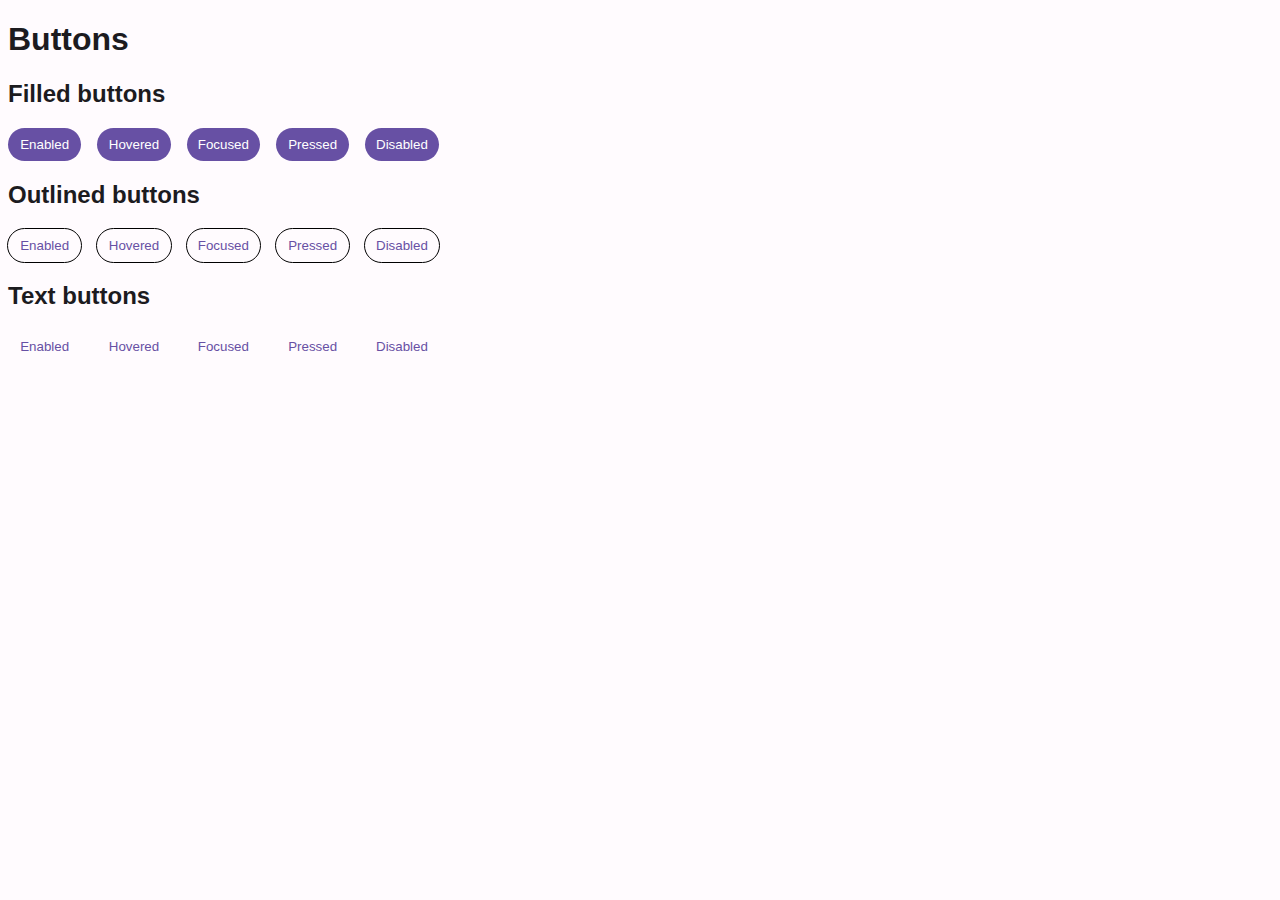
<file: components/Buttons/index.html>
<!DOCTYPE html>
<html lang="en">
<head>
    <meta charset="UTF-8">
    <meta http-equiv="X-UA-Compatible" content="IE=edge">
    <meta name="viewport" content="width=device-width, initial-scale=1.0">
    <link rel="stylesheet" href="buttons.css">
    <title>Buttons</title>
</head>
<body class="background">
    <h1>Buttons</h1>
    <section>
        <h2>Filled buttons</h2>
        <ul class="bt-list filled-btn">
            <li><button class="btn filled enabled">Enabled</button></li>
            <li><button class="btn filled hovered">Hovered</button></li>
            <li><button class="btn filled focused">Focused</button></li>
            <li><button class="btn filled pressed">Pressed</button></li>
            <li><button class="btn filled disabled">Disabled</button></li>
        </ul>
    </section>

    <section>
        <h2>Outlined buttons</h2>
        <ul class="bt-list outlined-btn">
            <li><button class="btn outline enabled">Enabled</button></li>
            <li><button class="btn outline hovered">Hovered</button></li>
            <li><button class="btn outline focused">Focused</button></li>
            <li><button class="btn outline pressed">Pressed</button></li>
            <li><button class="btn outline disabled">Disabled</button></li>
        </ul>
    </section>

    <section>
        <h2>Text buttons</h2>
        <ul class="bt-list text-btn">
            <li><button class="text enabled btn">Enabled</button></li>
            <li><button class="text hovered btn">Hovered</button></li>
            <li><button class="text focused btn">Focused</button></li>
            <li><button class="text pressed btn">Pressed</button></li>
            <li><button class="text disabled btn">Disabled</button></li>
        </ul>
    </section>
</body>
</html>
</file>
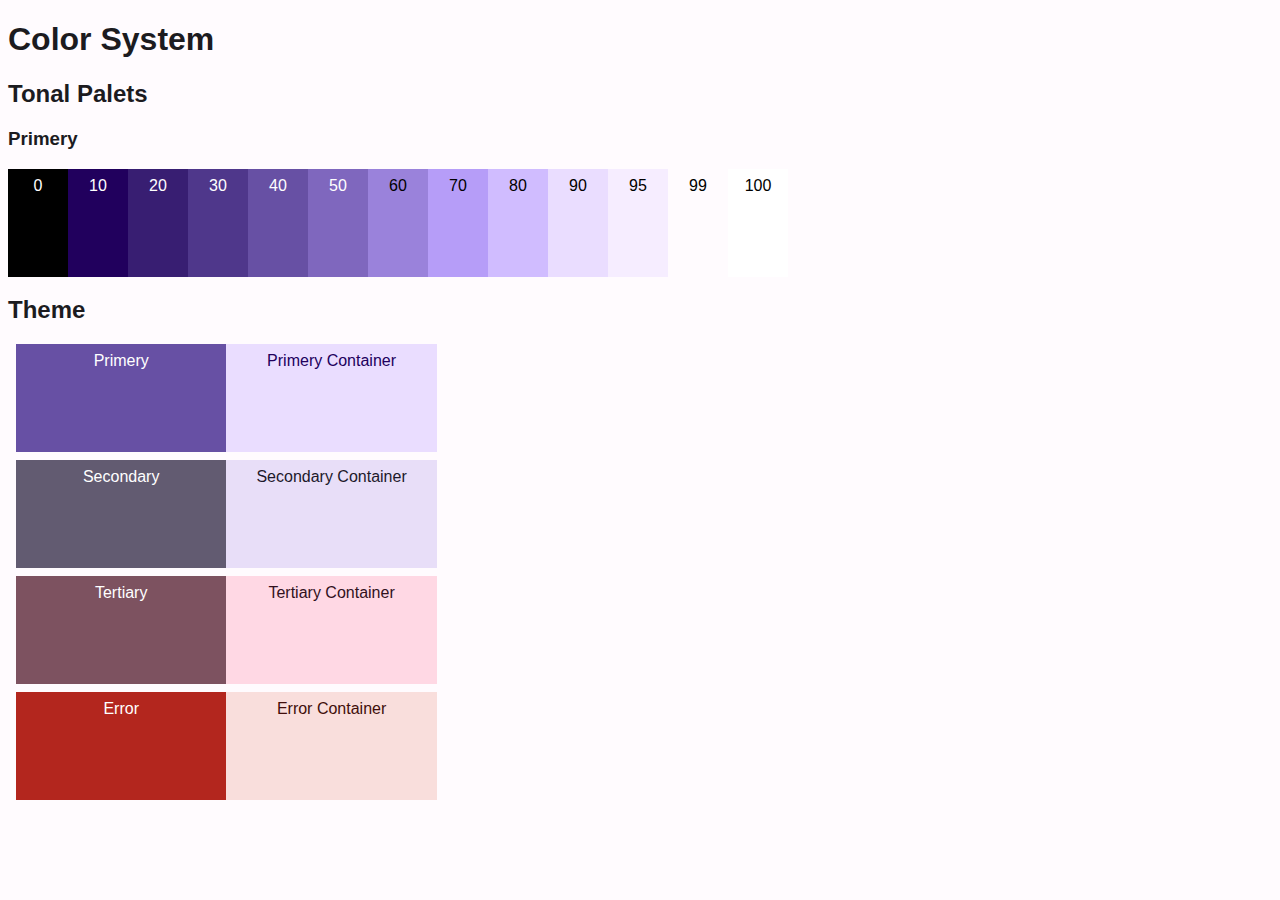
<file: styles/colors/index.html>
<!DOCTYPE html>
<html lang="en">
<head>
    <meta charset="UTF-8">
    <meta http-equiv="X-UA-Compatible" content="IE=edge">
    <meta name="viewport" content="width=device-width, initial-scale=1.0">
    <title>Color System</title>
    <link rel="stylesheet" href="colors.css">
</head>
<body class="background">
    <h1>Color System</h1>

<section>
    <h2>Tonal Palets</h2>
    <h3>Primery</h3>
    <ul class="colors-list">
        <li class="primery0">0</li>
        <li class="primery10">10</li>
        <li class="primery20">20</li>
        <li class="primery30">30</li>
        <li class="primery40">40</li>
        <li class="primery50">50</li>
        <li class="primery60">60</li>
        <li class="primery70">70</li>
        <li class="primery80">80</li>
        <li class="primery90">90</li>
        <li class="primery95">95</li>
        <li class="primery99">99</li>
        <li class="primery100">100</li>
    </ul>
</section>

<section>
    <h2>Theme</h2>
    <ul class="theme-list">
        <li class="primery">Primery</li>
        <li class="primery-container">Primery Container</li>
    </ul>

    <ul class="theme-list">
        <li class="secondary">Secondary</li>
        <li class="secondary-contianer">Secondary Container</li>
    </ul>

    <ul class="theme-list">
        <li class="tertiary">Tertiary</li>
        <li class="tertiary-container">Tertiary Container</li>
    </ul>

    <ul class="theme-list">
        <li class="error">Error</li>
        <li class="error-container">Error Container</li>
    </ul> 
</section>
</body>
</html>
</file>
<file: components/Buttons/buttons.css>
@import url(./../../styles/colors/colors.css);

.bt-list {
    display: flex;
    list-style-type: none;
    padding: 0;
    margin: 0;
    gap: 1em;
}

.btn {
    width:5.5em;
    height: 2.5em;
    padding: 0.5em;
    border-radius: 6.24em;
    border: none;
}

.filled {
    background-color: var(--color-primery);
    color: var(--color-on-primery);
}

.outline {
    background-color: var(--color-surface);
    color: var(--color-primery);
    outline: var( --color-outline) solid 1px;
}

.text {
    background-color: var(--color-surface);
    color: var(--color-primery);
    border:none;
}
</file>
<file: styles/colors/colors.css>
html {
    font-family:'Franklin Gothic Medium', 'Arial Narrow', Arial, sans-serif
}

:root {
    --color-neutral10: #1C1B1F;
    --color-neutral90: #E6E1E5;
    --color-neutral99: #FFFBFE;

    --color-primery0: #000;
    --color-primery10: #21005D;
    --color-primery20: #381E72;
    --color-primery30: #4F378B;
    --color-primery40: #6750A4;
    --color-primery50: #7F67BE;
    --color-primery60: #9A82DB;
    --color-primery70: #B69DF8;
    --color-primery80: #D0BCFF;
    --color-primery90: #EADDFF;
    --color-primery95: #F6EDFF;
    --color-primery99: #FFFBFE;
    --color-primery100: #fff;

    --color-secondary10:#1D192B;
    --color-secondary20:#332D41;
    --color-secondary30:#4A4458;
    --color-secondary40:#625B71;
    --color-secondary80:#CCC2DC;
    --color-secondary90:#E8DEF8;
    --color-secondary100:#fff;

    --color-tertiary10:#31111D;
    --color-tertiary20:#492532;
    --color-tertiary30:#633B48;
    --color-tertiary40:#7D5260;
    --color-tertiary80:#EFB8C8;
    --color-tertiary90:#FFD8E4;
    --color-tertiary100:#fff;

    --color-error10:#410E0B;
    --color-error20:#601410;
    --color-error30:#8C1D18;
    --color-error40:#B3261E;
    --color-error80:#F2B8B5;
    --color-error90:#F9DEDC;
    --color-error100:#fff;

    --color-background: var(--color-neutral99);
    --color-on-background: var(--color-neutral10);

    --color-primery: var(--color-primery40);
    --color-on-primery: var(--color-primery100);

    --color-primery-container: var(--color-primery90);
    --color-on-primery-container: var(--color-primery10);

    --color-secondary: var(--color-secondary40);
    --color-on-secondary: var(--color-secondary100);

    --color-secondary-container: var(--color-secondary90);
    --color-on-secondary-container: var(--color-secondary10);

    --color-tertiary: var(--color-tertiary40);
    --color-on-tertiary: var(--color-tertiary100);

    --color-tertiary-container: var(--color-tertiary90);
    --color-on-tertiary-contianer: var(--color-tertiary10);

    --color-error: var(--color-error40);
    --color-on-error: var(--color-error100);

    --color-error-container: var(--color-error90);
    --color-on-error-container: var(--color-error10);

    --color-surface: transparent;
    --color-on-surface: #000;
    --color-outline:#000;
}

@media (prefers-color-scheme: dark) {
    :root {
        --color-background: var(--color-neutral10);
        --color-on-background: var(--color-neutral90);

        --color-primery: var(--color-primery80);
        --color-on-primery: var(--color-primery20);
    
        --color-primery-container: var(--color-primery30);
        --color-on-primery-container: var(--color-primery90);
    
        --color-secondary: var(--color-secondary80);
        --color-on-secondary: var(--color-secondary20);
    
        --color-secondary-container: var(--color-secondary30);
        --color-on-secondary-container: var(--color-secondary90);
    
        --color-tertiary: var(--color-tertiary80);
        --color-on-tertiary: var(--color-tertiary20);
    
        --color-tertiary-container: var(--color-tertiary30);
        --color-on-tertiary-contianer: var(--color-tertiary90);
    
        --color-error: var(--color-error80);
        --color-on-error: var(--color-error20);
    
        --color-error-container: var(--color-error30);
        --color-on-error-container: var(--color-error90);
    }
}

.primery0 { background-color:var(--color-primery0); color: #fff }
.primery10 { background-color:var(--color-primery10); color: #fff }
.primery20 { background-color:var(--color-primery20); color: #fff }
.primery30 { background-color:var(--color-primery30); color: #fff }
.primery40 { background-color:var(--color-primery40); color: #fff }
.primery50 { background-color:var(--color-primery50); color: #fff }
.primery60 { background-color:var(--color-primery60); color: #000 }
.primery70 { background-color:var(--color-primery70); color: #000 }
.primery80 { background-color:var(--color-primery80); color: #000 }
.primery90 { background-color:var(--color-primery90); color: #000 }
.primery95 { background-color:var(--color-primery95); color: #000 }
.primery99 { background-color:var(--color-primery99); color: #000 }
.primery100 { background-color:var(--color-primery100); color: #000 }

.background { background-color:var(--color-background); color: var(--color-on-background) }

.primery {background-color: var(--color-primery); color: var(--color-on-primery)}
.primery-container {background-color: var(--color-primery-container); color: var(--color-on-primery-container)}

.secondary {background-color: var(--color-secondary); color: var(--color-on-secondary)}
.secondary-contianer {background-color: var(--color-secondary-container); color: var(--color-on-secondary-container)}

.tertiary {background-color: var(--color-tertiary); color: var(--color-on-tertiary)}
.tertiary-container {background-color: var(--color-tertiary-container); color: var(--color-on-tertiary-contianer)}

.error {background-color: var(--color-error); color: var(--color-on-error)}
.error-container {background-color: var(--color-error-container); color: var(--color-on-error-container)}




.colors-list {
    margin: 0;
    padding: 0;
    list-style-type: none;
    display: flex;

}

.colors-list li {
    width:3.75em;
    height: 6.75em;
    text-align: center;
    padding: 0.5em;
    box-sizing: border-box;
}

.theme-list {
    margin: 0;
    padding: 0;
    list-style-type: none;
    display: flex;
    margin: 0.5em;

}

.theme-list li {
    width:13.15em;
    height: 6.75em;
    text-align: center;
    padding: 0.5em;
    box-sizing: border-box;
}
</file>
